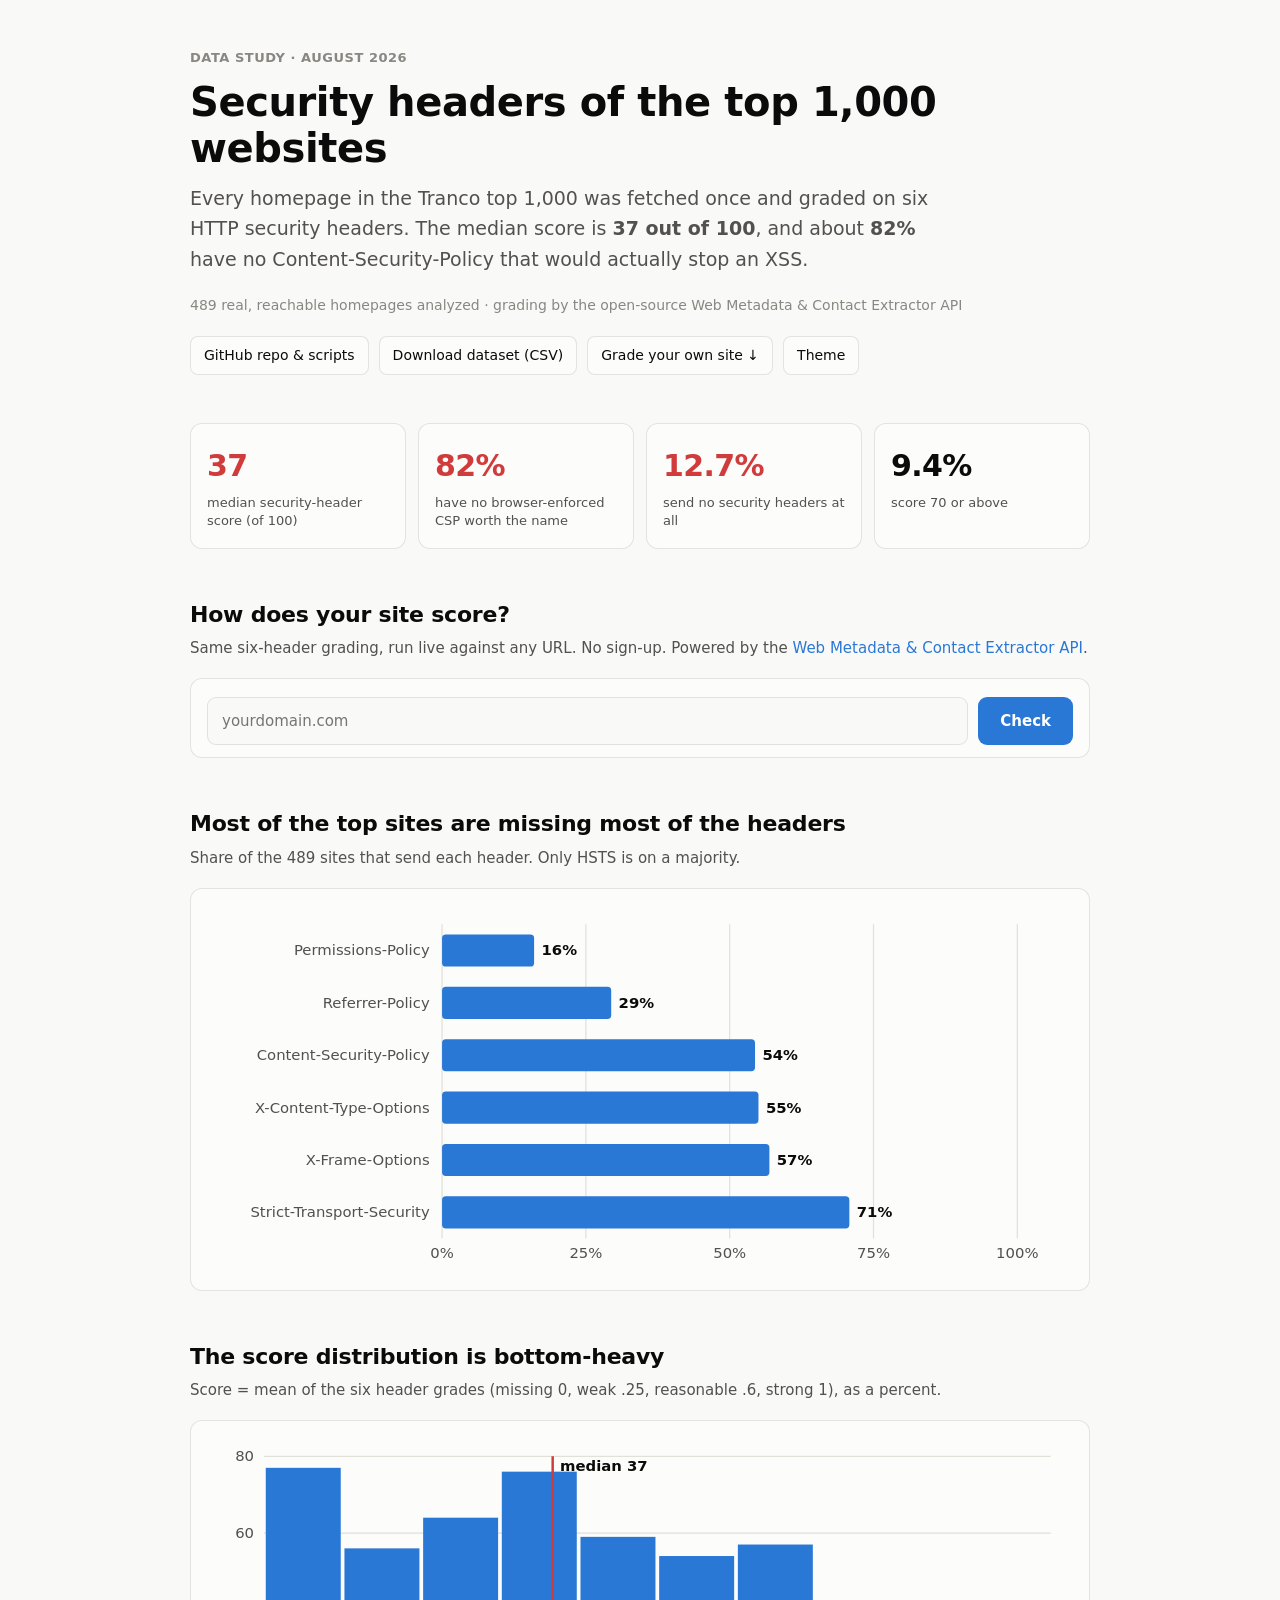
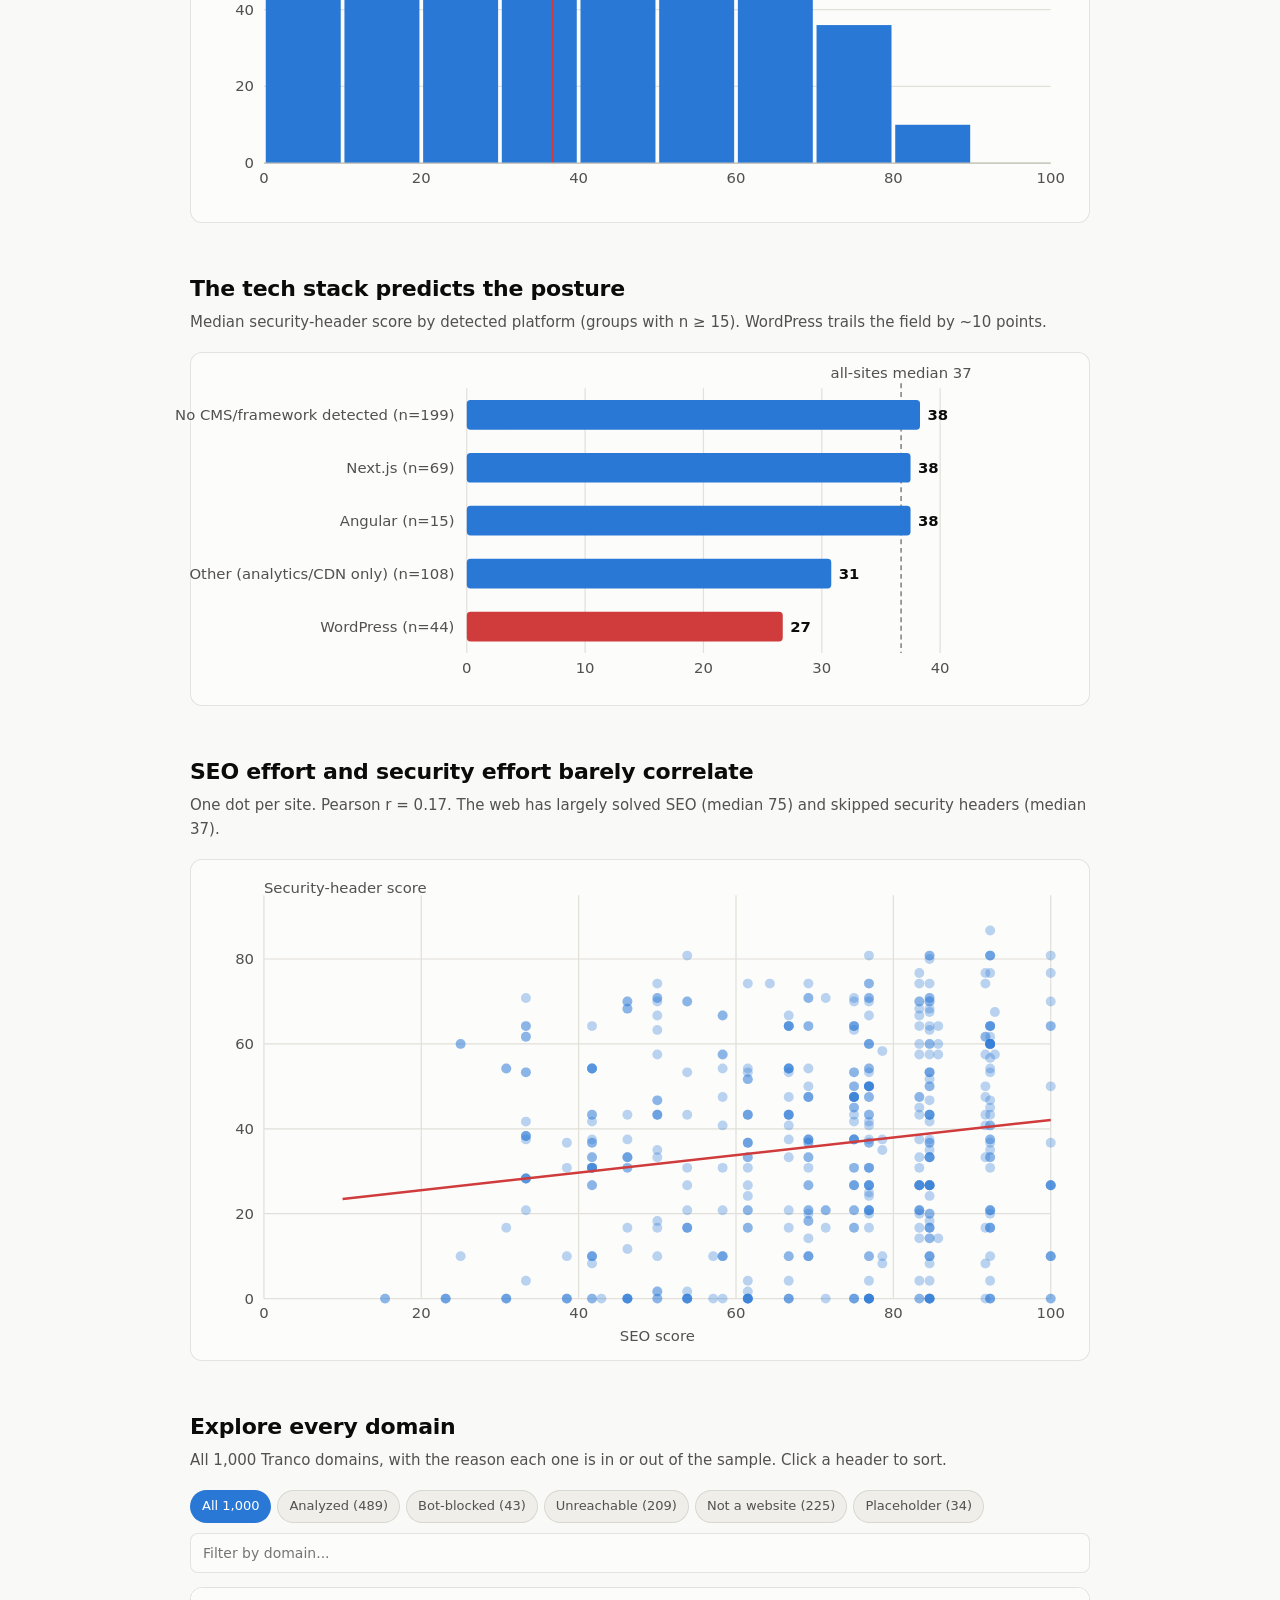
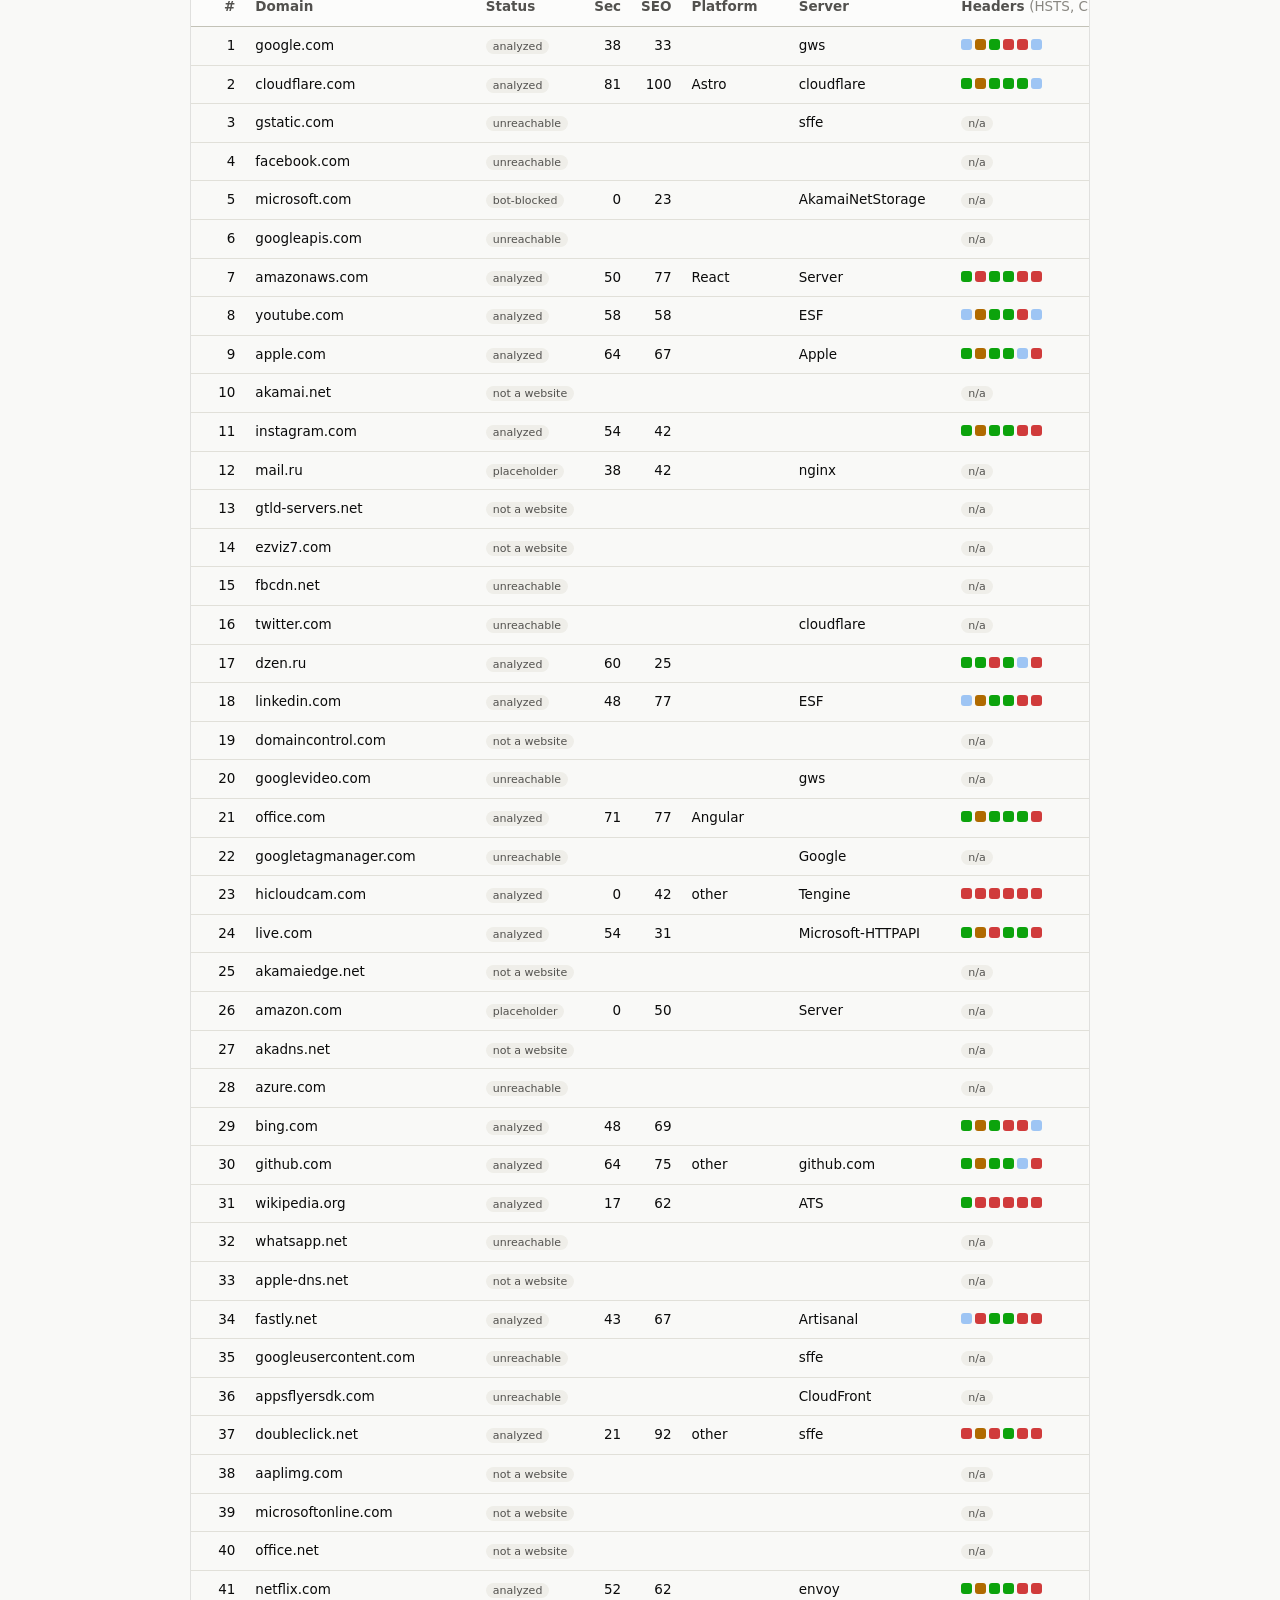
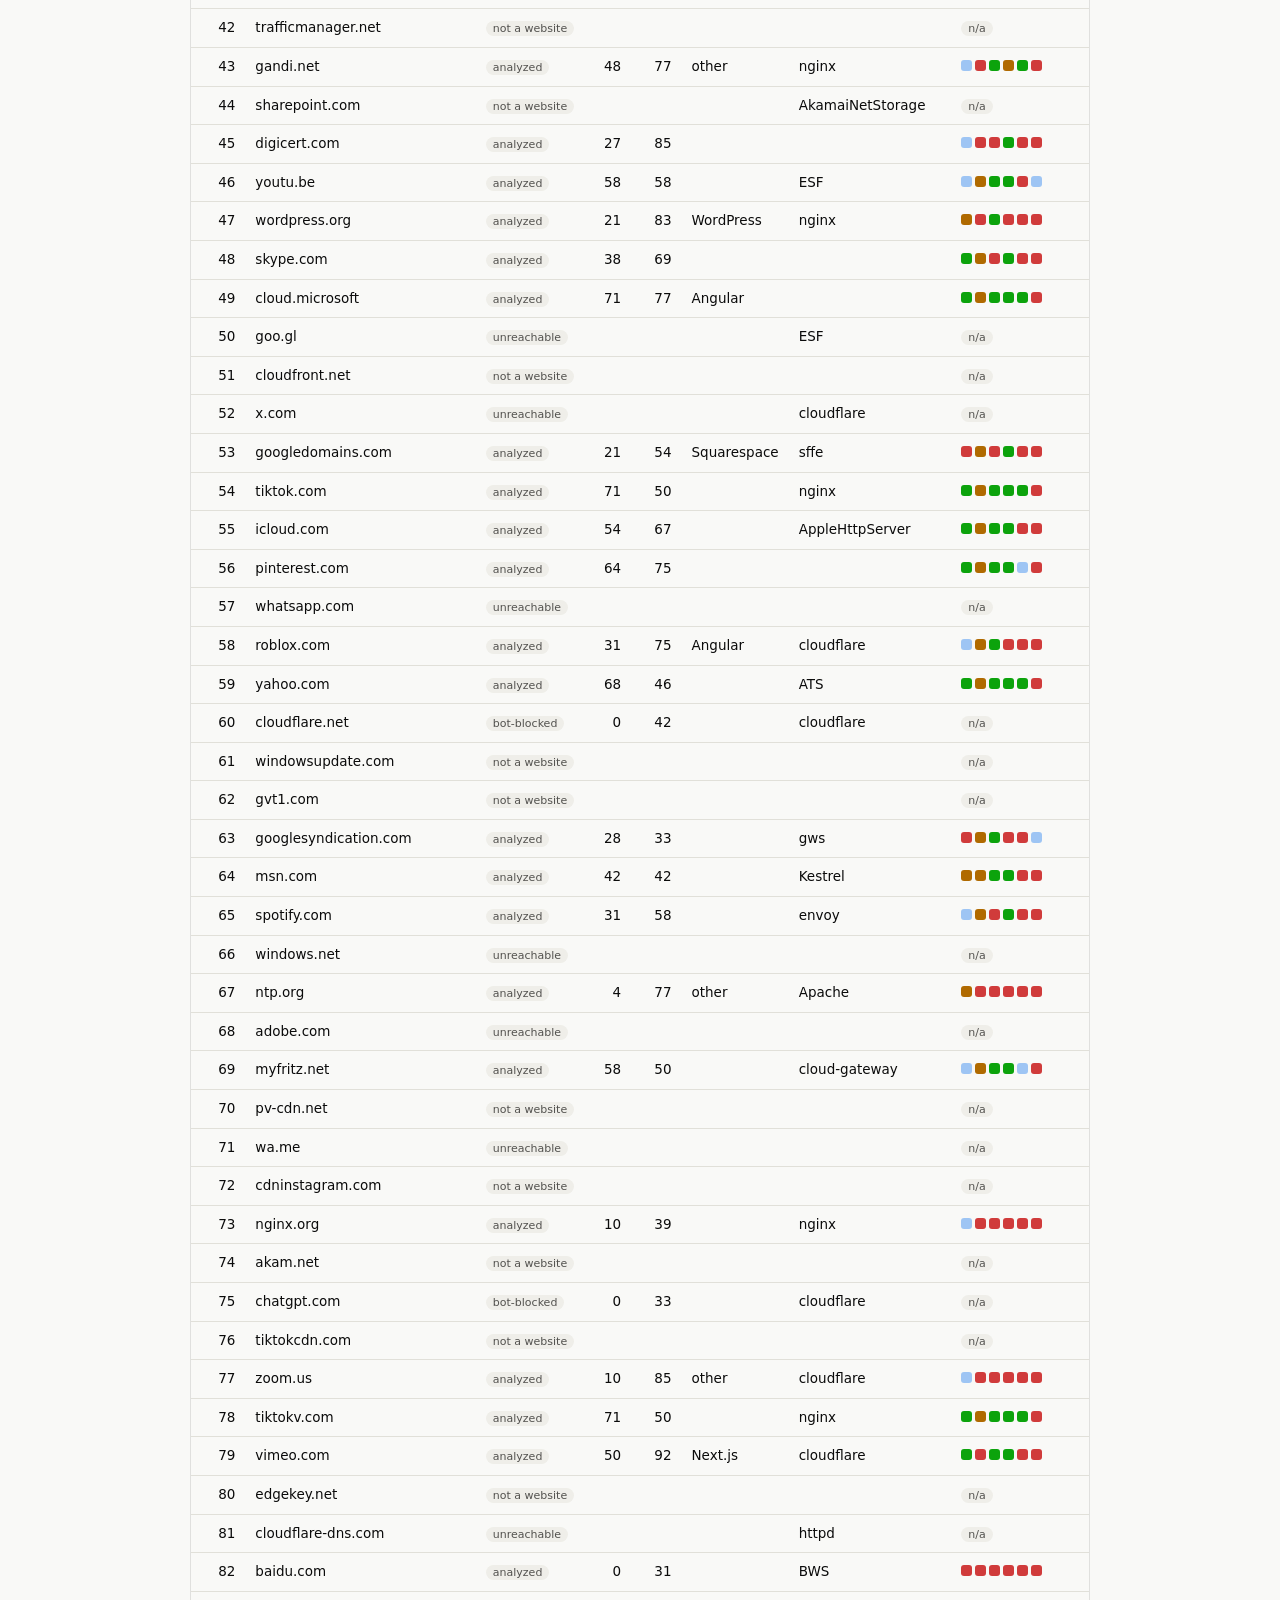
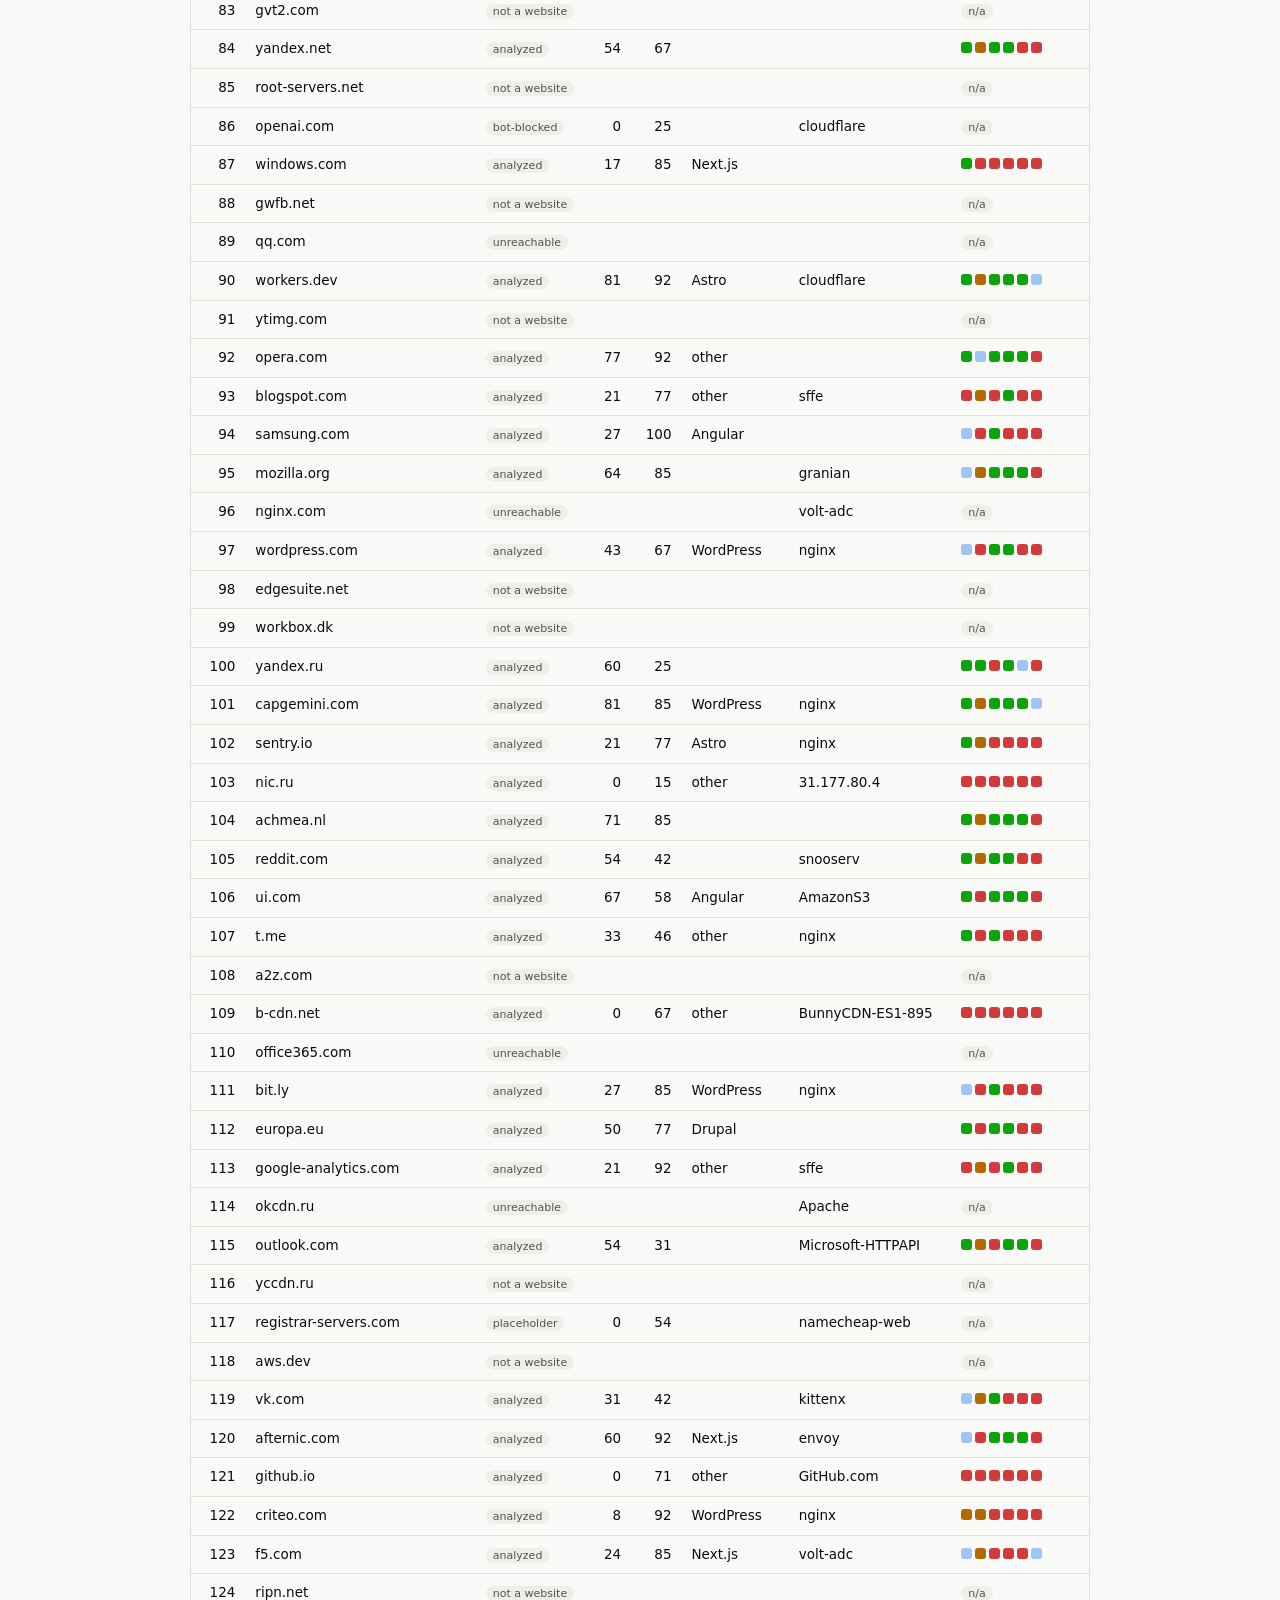
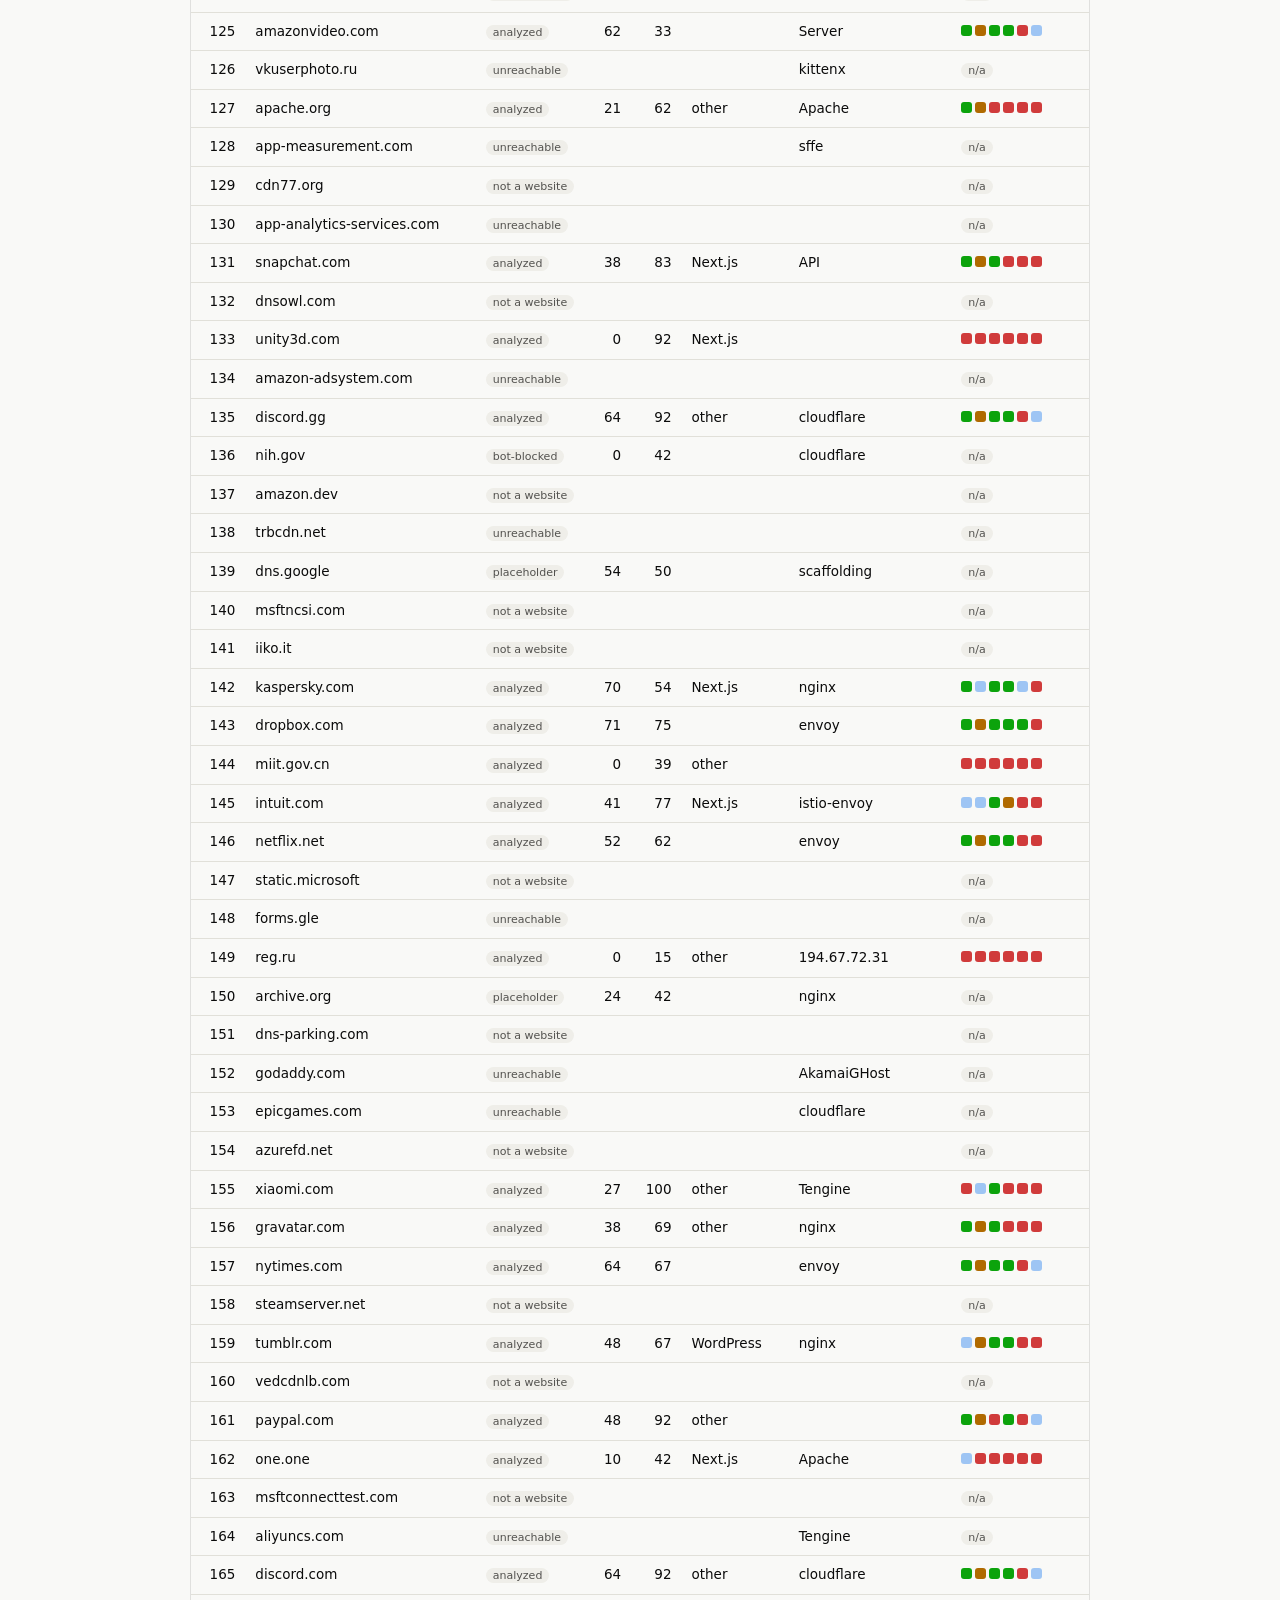
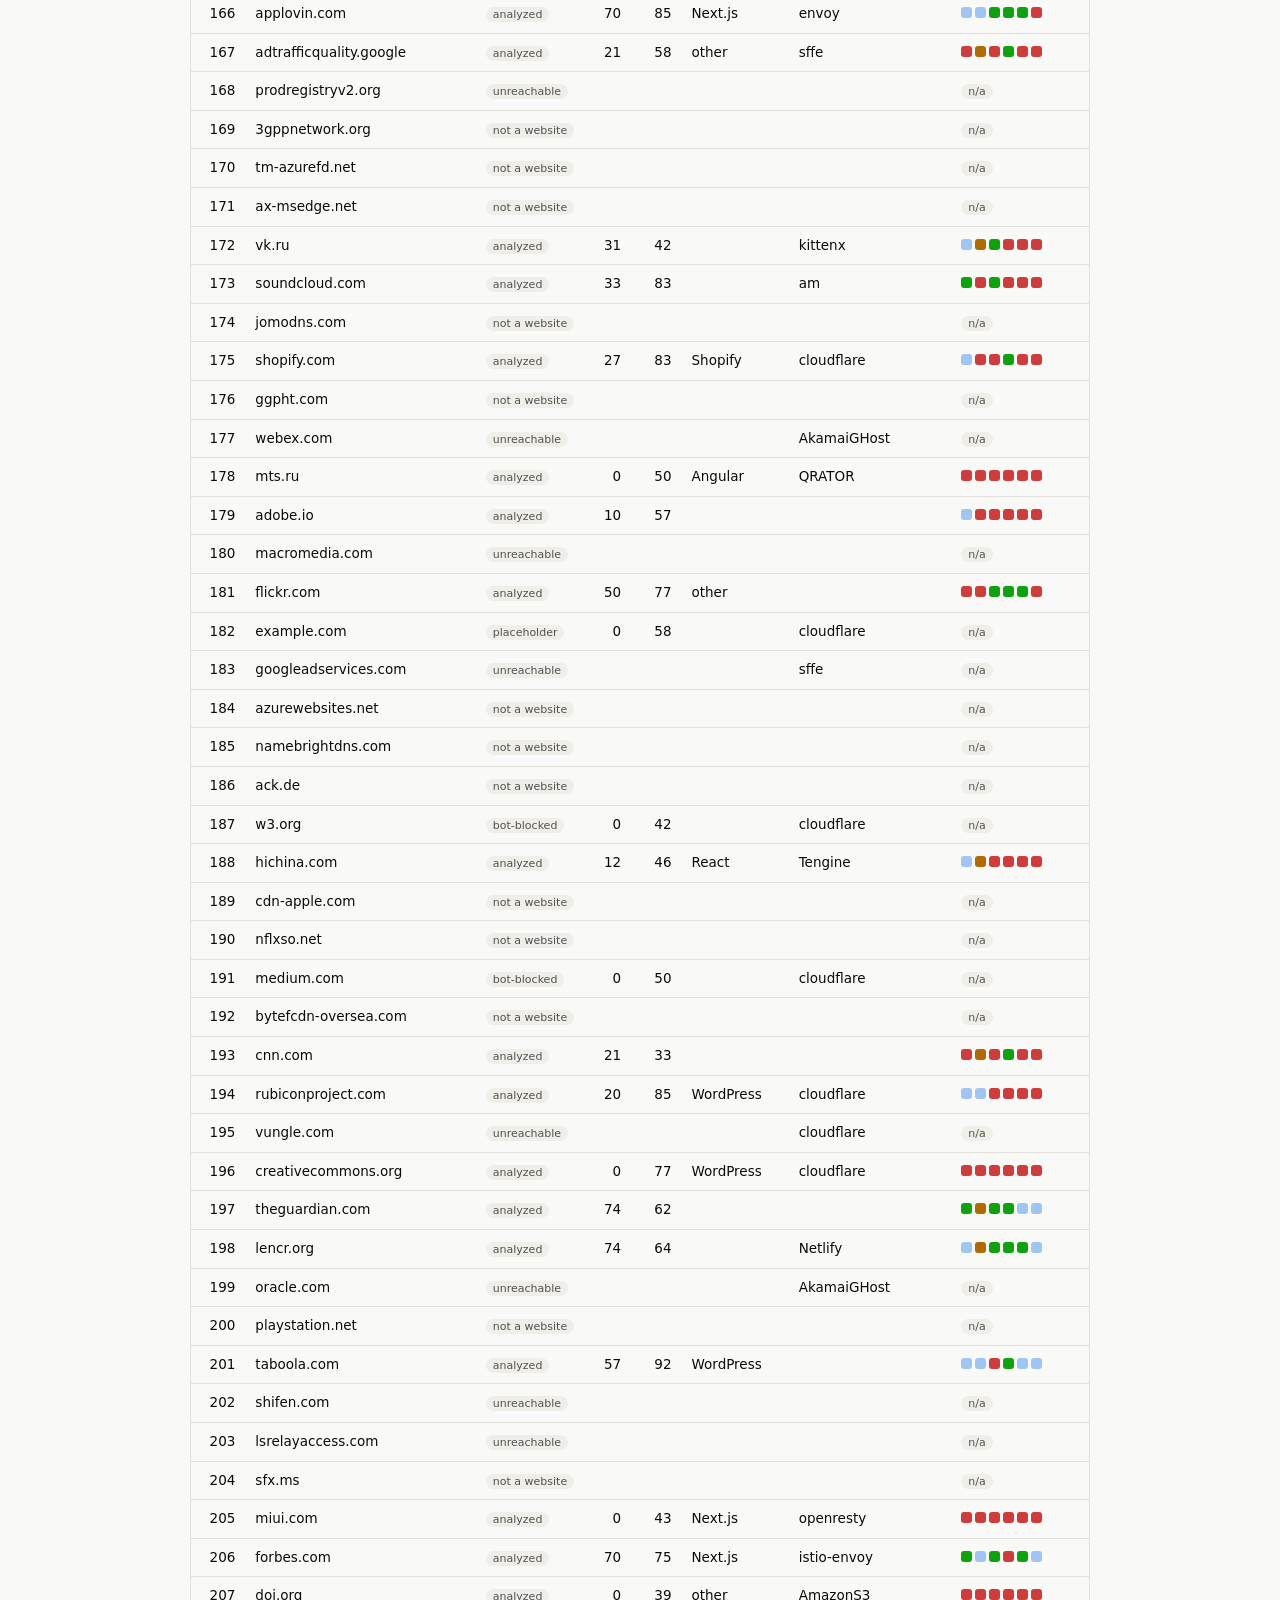
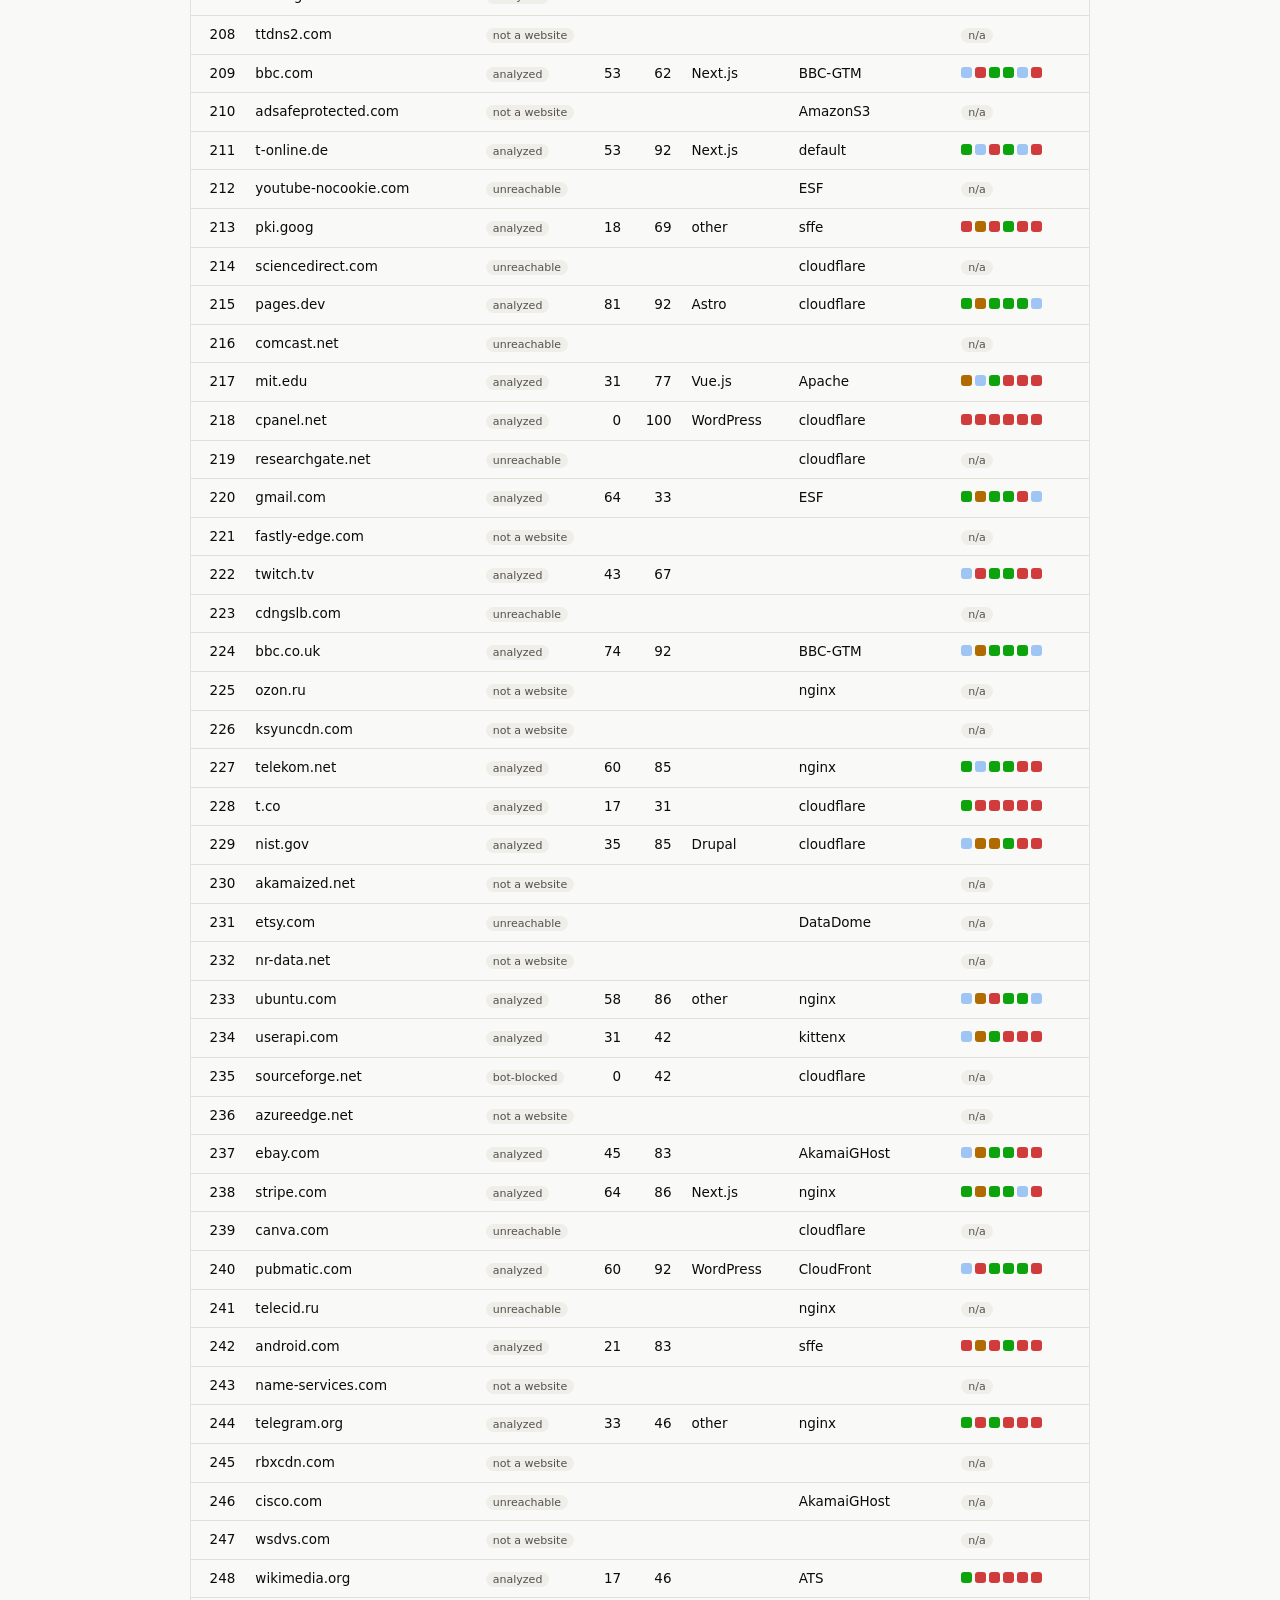
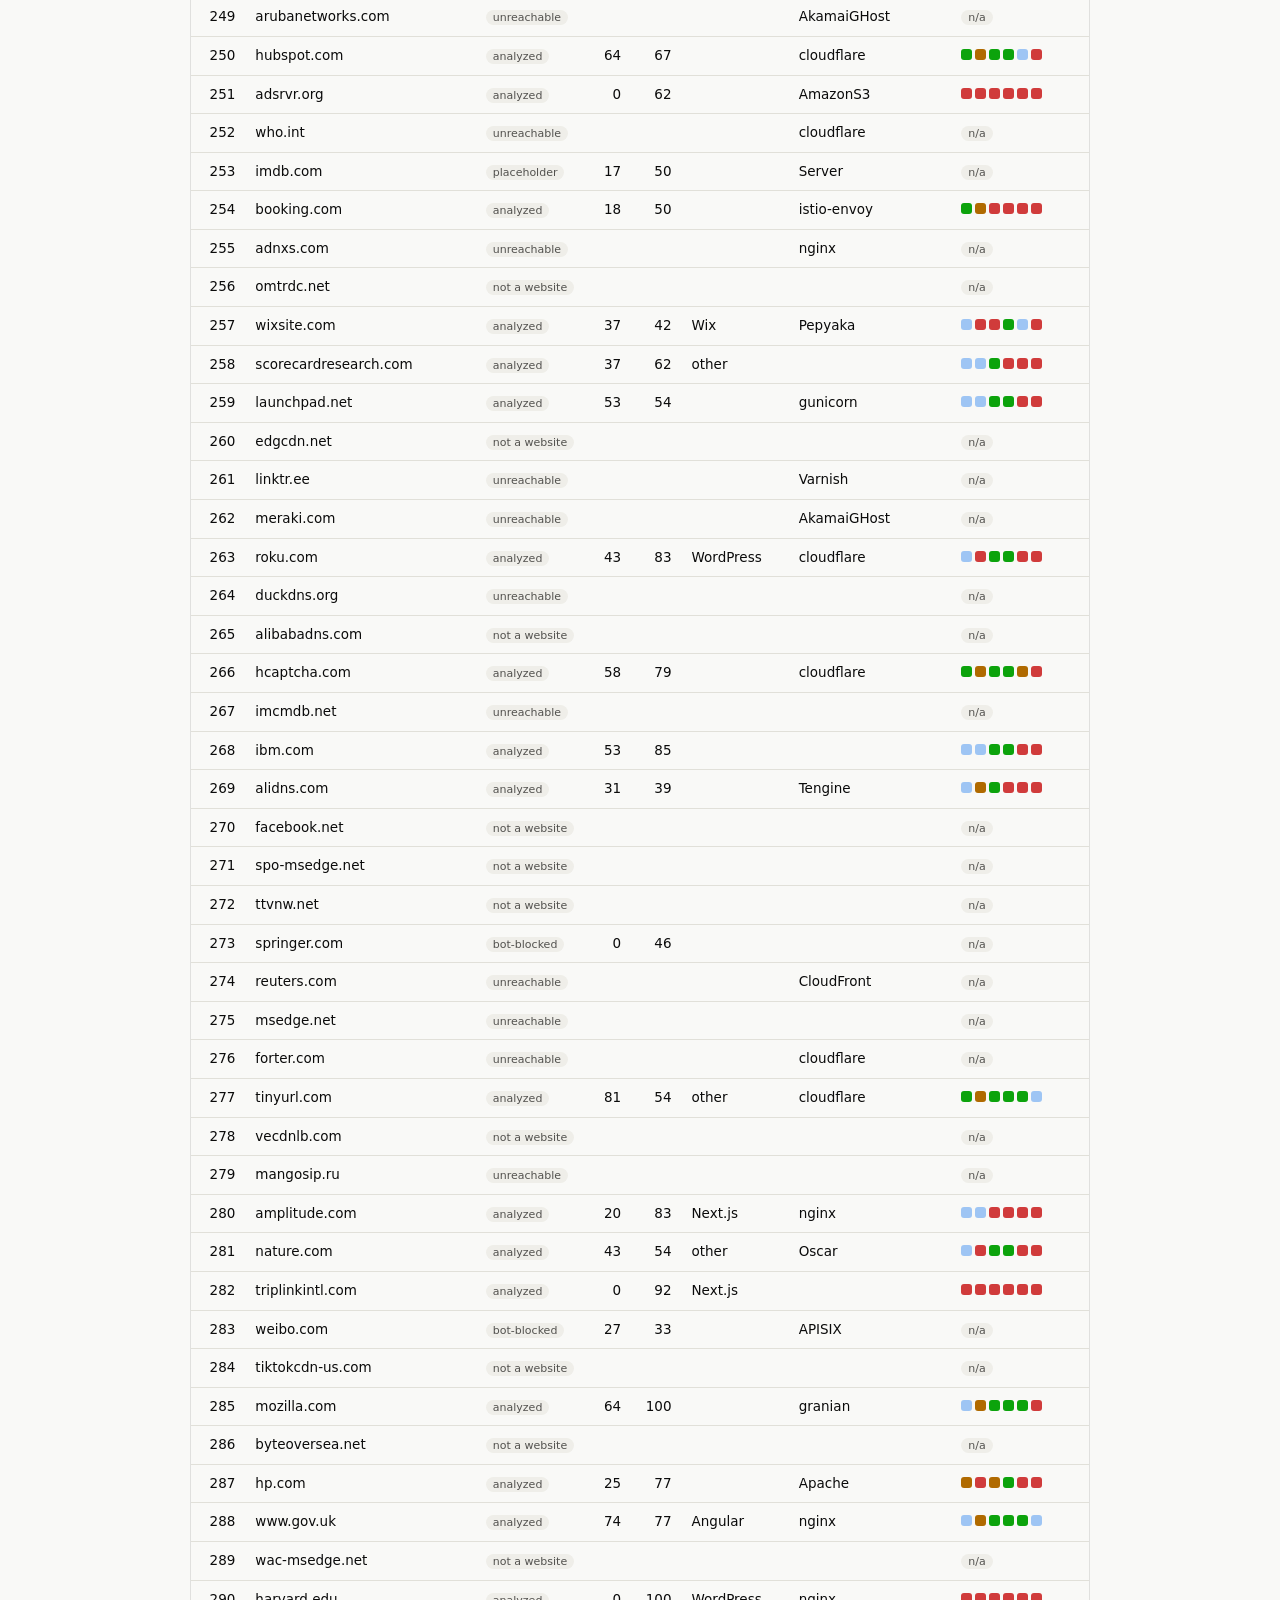
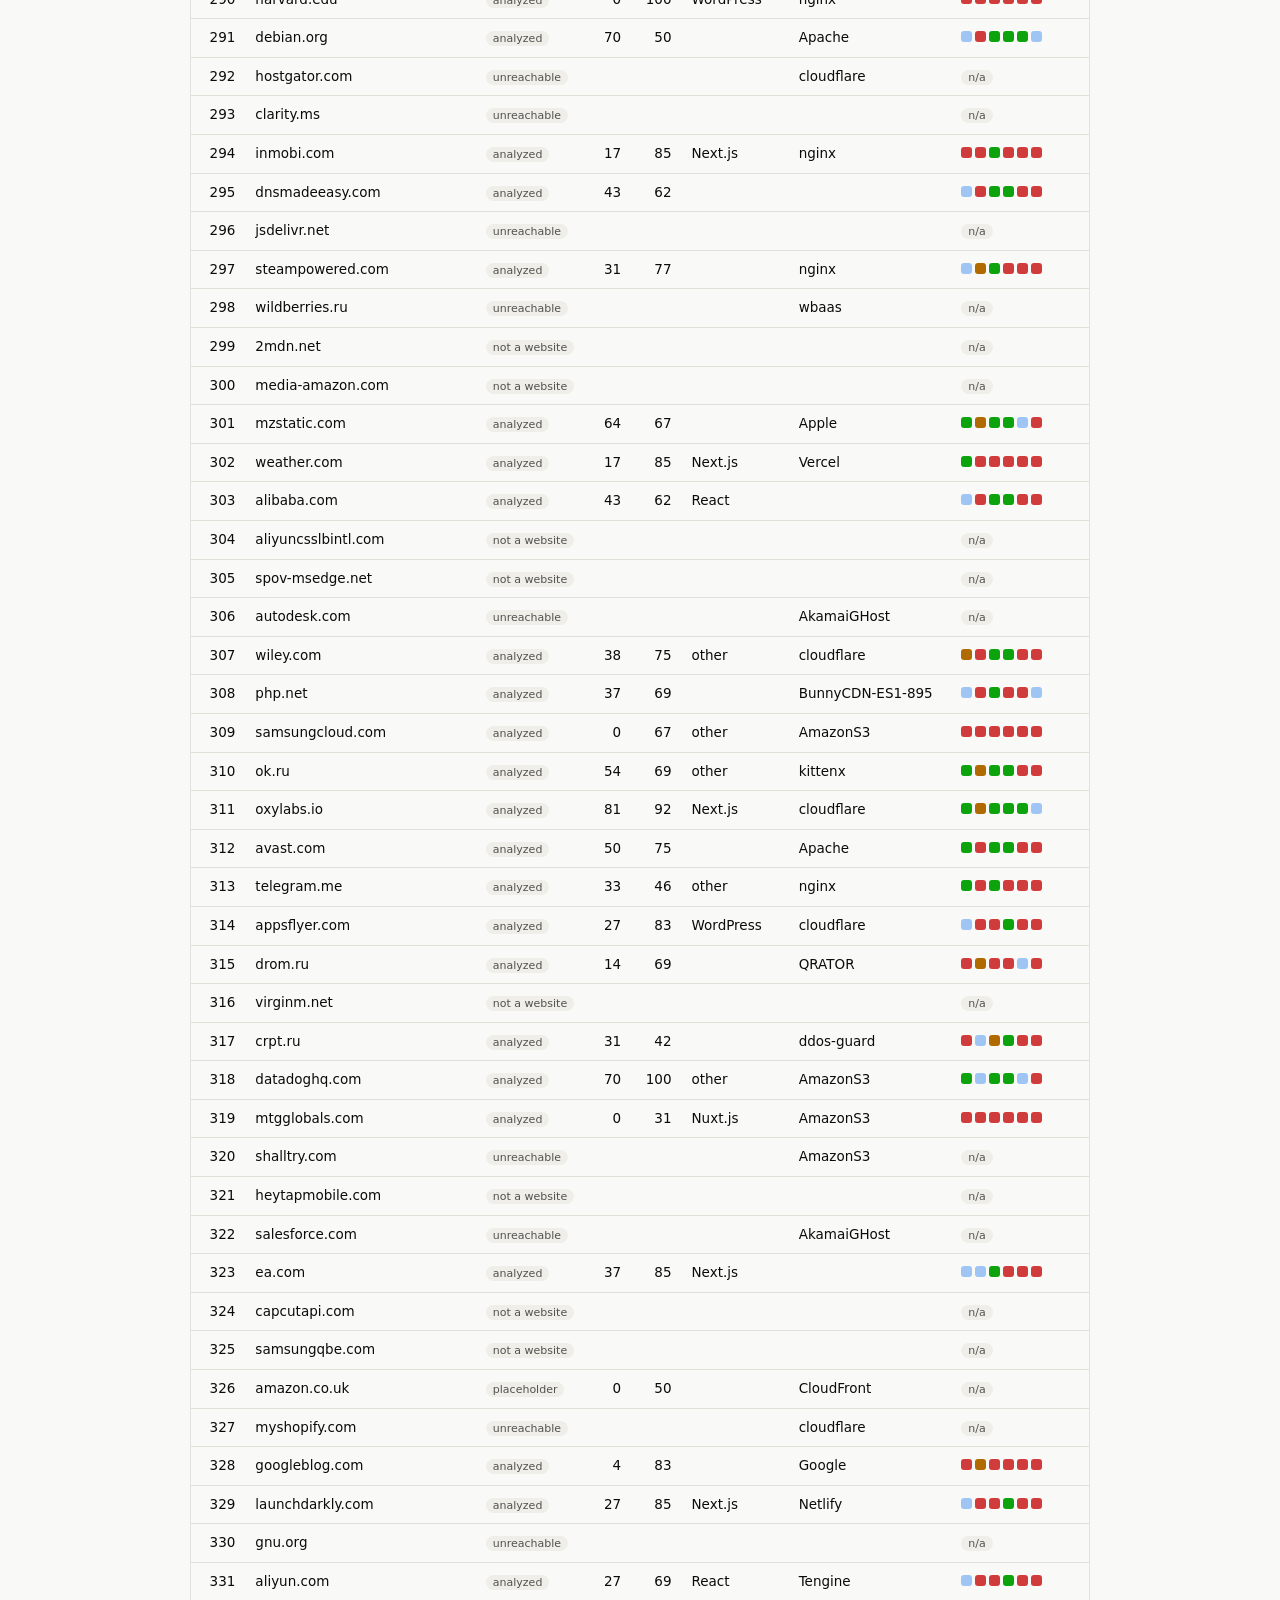
<file: docs/index.html>
<!doctype html>
<html lang="en">
<head>
<meta charset="utf-8">
<meta name="viewport" content="width=device-width, initial-scale=1">
<title>Security headers of the top 1,000 websites</title>
<meta name="description" content="A snapshot of how the Tranco top 1,000 websites configure their HTTP security headers. Median score 37/100; 82% have no working Content-Security-Policy.">
<link rel="icon" href="data:image/svg+xml,%3Csvg xmlns='http://www.w3.org/2000/svg' viewBox='0 0 100 100'%3E%3Ctext y='.9em' font-size='90'%3E%F0%9F%9B%A1%EF%B8%8F%3C/text%3E%3C/svg%3E">
<meta property="og:type" content="article">
<meta property="og:title" content="Security headers of the top 1,000 websites">
<meta property="og:description" content="Median security-header score 37/100. ~82% have no Content-Security-Policy that would stop an XSS. Open dataset + methodology.">
<meta property="og:image" content="https://josejux.github.io/top-1000-security-headers/social-card.png">
<meta property="og:url" content="https://josejux.github.io/top-1000-security-headers/">
<meta name="twitter:card" content="summary_large_image">
<meta name="twitter:title" content="Security headers of the top 1,000 websites">
<meta name="twitter:description" content="Median 37/100. ~82% have no working CSP. Open dataset + methodology.">
<meta name="twitter:image" content="https://josejux.github.io/top-1000-security-headers/social-card.png">
<link rel="stylesheet" href="style.css?v=2">
</head>
<body>
<div class="wrap">

<header class="top">
  <div class="eyebrow">Data study &middot; August 2026</div>
  <h1>Security headers of the top 1,000 websites</h1>
  <p class="lede">Every homepage in the Tranco top&nbsp;1,000 was fetched once and graded on six
  HTTP security headers. The median score is <strong>37 out of 100</strong>, and about
  <strong>82%</strong> have no Content-Security-Policy that would actually stop an XSS.</p>
  <div class="meta">489 real, reachable homepages analyzed &middot; grading by the open-source Web Metadata &amp; Contact Extractor API</div>
  <div class="links">
    <a id="repo" href="#">GitHub repo &amp; scripts</a>
    <a id="csv" href="#">Download dataset (CSV)</a>
    <a href="#checker">Grade your own site &darr;</a>
    <button class="theme-btn" id="theme">Theme</button>
  </div>
</header>

<section class="tiles" id="tiles"></section>

<section class="block checker" id="checker">
  <h2>How does your site score?</h2>
  <p class="sub">Same six-header grading, run live against any URL. No sign-up. Powered by the
  <a id="api" href="#">Web Metadata &amp; Contact Extractor API</a>.</p>
  <div class="chart-card">
    <form id="check-form" class="check-form">
      <input id="check-url" type="text" inputmode="url" autocomplete="off"
             placeholder="yourdomain.com" aria-label="URL to check">
      <button type="submit" id="check-btn">Check</button>
    </form>
    <div id="check-out" class="check-out" hidden></div>
  </div>
</section>

<section class="block">
  <h2>Most of the top sites are missing most of the headers</h2>
  <p class="sub">Share of the 489 sites that send each header. Only HSTS is on a majority.</p>
  <div class="chart-card"><svg class="chart" id="c-adoption" viewBox="0 0 700 300"></svg></div>
</section>

<section class="block">
  <h2>The score distribution is bottom-heavy</h2>
  <p class="sub">Score = mean of the six header grades (missing 0, weak .25, reasonable .6, strong 1), as a percent.</p>
  <div class="chart-card"><svg class="chart" id="c-dist" viewBox="0 0 700 300"></svg></div>
</section>

<section class="block">
  <h2>The tech stack predicts the posture</h2>
  <p class="sub">Median security-header score by detected platform (groups with n&nbsp;&ge;&nbsp;15). WordPress trails the field by ~10 points.</p>
  <div class="chart-card"><svg class="chart" id="c-plat" viewBox="0 0 700 260"></svg></div>
</section>

<section class="block">
  <h2>SEO effort and security effort barely correlate</h2>
  <p class="sub">One dot per site. Pearson r = 0.17. The web has largely solved SEO (median 75) and skipped security headers (median 37).</p>
  <div class="chart-card"><svg class="chart" id="c-scatter" viewBox="0 0 700 380"></svg></div>
</section>

<section class="block explorer">
  <h2>Explore every domain</h2>
  <p class="sub">All 1,000 Tranco domains, with the reason each one is in or out of the sample. Click a header to sort.</p>
  <div class="controls">
    <div class="chips" id="chips"></div>
    <input class="search" id="search" type="search" placeholder="Filter by domain...">
  </div>
  <div class="tbl-scroll">
    <table>
      <thead><tr>
        <th class="num" data-k="r">#</th>
        <th data-k="d">Domain</th>
        <th data-k="c">Status</th>
        <th class="num" data-k="sec">Sec</th>
        <th class="num" data-k="seo">SEO</th>
        <th data-k="p">Platform</th>
        <th data-k="srv">Server</th>
        <th>Headers <span style="font-weight:400;color:var(--muted)">(HSTS, CSP, frame, nosniff, referrer, permissions)</span></th>
      </tr></thead>
      <tbody id="tbody"></tbody>
    </table>
  </div>
  <div class="legend">
    <span><i class="d d3"></i> strong</span>
    <span><i class="d d2"></i> reasonable</span>
    <span><i class="d d1"></i> weak / report-only</span>
    <span><i class="d d0"></i> missing</span>
    <span class="count" id="count"></span>
  </div>
</section>

<section class="block method">
  <h2>Method &amp; limitations</h2>
  <p>One <code>GET https://&lt;domain&gt;</code> per site in August 2026, redirects followed, from a
  single European vantage point. Headers graded by the open-source Web Metadata &amp; Contact
  Extractor API: a CSP containing <code>unsafe-inline</code>, <code>unsafe-eval</code> or a
  wildcard source is graded <b>weak</b>, not strong.</p>
  <p>Of the 1,000 Tranco domains: 225 are infrastructure (DNS-only CDN / cloud endpoints that
  serve no site), 209 were unreachable (timeout, geo-block, paywall, apex quirk), 43 returned a
  bot-challenge or WAF page, and 34 served a placeholder. The 489 that remain are what every
  figure here is based on. The excluded sites lean toward the heavily bot-protected, so the real
  picture is if anything slightly worse than shown.</p>
  <p>Code, raw responses and this page are MIT-licensed in the repo. The domain list is from
  <a href="https://tranco-list.eu/">Tranco</a> and carries its own terms.</p>
</section>

<footer>
  Built with the <a id="api2" href="#">Web Metadata &amp; Contact Extractor API</a>.
  Reproduce it: <code>python scan.py 1000 &amp;&amp; python analyze.py &amp;&amp; python make_charts.py</code>.
</footer>

</div>
<div class="tip" id="tip"></div>
<script src="data.js"></script>
<script src="app.js?v=2"></script>
</body>
</html>
</file>
<file: docs/style.css>
:root {
  color-scheme: light;
  --plane:        #f9f9f7;
  --surface:      #fcfcfb;
  --ink:          #0b0b0b;
  --ink-2:        #52514e;
  --muted:        #898781;
  --grid:         #e1e0d9;
  --base:         #c3c2b7;
  --border:       rgba(11,11,11,0.10);
  --blue:         #2a78d6;
  --blue-soft:    #9ec5f4;
  --red:          #d03b3b;
  --good:         #0ca30c;
  --warn:         #b06a00;
  --chip:         #efeee9;
}
@media (prefers-color-scheme: dark) {
  :root:not([data-theme="light"]) {
    color-scheme: dark;
    --plane:      #0d0d0d;
    --surface:    #1a1a19;
    --ink:        #ffffff;
    --ink-2:      #c3c2b7;
    --muted:      #8f8d86;
    --grid:       #2c2c2a;
    --base:       #383835;
    --border:     rgba(255,255,255,0.10);
    --blue:       #3987e5;
    --blue-soft:  #29466b;
    --red:        #e66767;
    --good:       #1fb01f;
    --warn:       #d69a3a;
    --chip:       #26261f;
  }
}
:root[data-theme="dark"] {
  color-scheme: dark;
  --plane:      #0d0d0d;
  --surface:    #1a1a19;
  --ink:        #ffffff;
  --ink-2:      #c3c2b7;
  --muted:      #8f8d86;
  --grid:       #2c2c2a;
  --base:       #383835;
  --border:     rgba(255,255,255,0.10);
  --blue:       #3987e5;
  --blue-soft:  #29466b;
  --red:        #e66767;
  --good:       #1fb01f;
  --warn:       #d69a3a;
  --chip:       #26261f;
}

* { box-sizing: border-box; }
body {
  margin: 0;
  background: var(--plane);
  color: var(--ink);
  font: 16px/1.6 system-ui, -apple-system, "Segoe UI", Roboto, sans-serif;
  -webkit-font-smoothing: antialiased;
}
.wrap { max-width: 940px; margin: 0 auto; padding: 0 20px; }
a { color: var(--blue); text-decoration: none; }
a:hover { text-decoration: underline; }

header.top { padding: 48px 0 8px; }
.eyebrow { font-size: 13px; letter-spacing: .04em; text-transform: uppercase; color: var(--muted); font-weight: 600; }
h1 { font-size: clamp(28px, 5vw, 40px); line-height: 1.15; margin: 10px 0 12px; letter-spacing: -0.01em; }
.lede { font-size: 19px; color: var(--ink-2); margin: 0 0 20px; max-width: 62ch; }
.meta { font-size: 14px; color: var(--muted); }
.links { display: flex; flex-wrap: wrap; gap: 10px; margin: 20px 0 0; }
.links a, .theme-btn {
  border: 1px solid var(--border); background: var(--surface); color: var(--ink);
  padding: 7px 13px; border-radius: 8px; font-size: 14px; font-weight: 500; cursor: pointer;
}
.links a:hover { text-decoration: none; border-color: var(--base); }
.theme-btn { font: inherit; font-size: 14px; }

.tiles { display: grid; grid-template-columns: repeat(4, 1fr); gap: 12px; margin: 40px 0 8px; }
.tile { background: var(--surface); border: 1px solid var(--border); border-radius: 12px; padding: 18px 16px; }
.tile .n { font-size: 30px; font-weight: 700; letter-spacing: -0.02em; }
.tile .n.bad { color: var(--red); }
.tile .k { font-size: 13px; color: var(--ink-2); margin-top: 4px; line-height: 1.4; }
@media (max-width: 720px) { .tiles { grid-template-columns: repeat(2, 1fr); } }

section.block { margin: 48px 0; }
section.block > h2 { font-size: 22px; margin: 0 0 4px; letter-spacing: -0.01em; }
section.block > p.sub { color: var(--ink-2); margin: 0 0 18px; font-size: 15px; }

.chart-card { background: var(--surface); border: 1px solid var(--border); border-radius: 12px; padding: 18px 16px 12px; }
svg.chart { display: block; width: 100%; height: auto; overflow: visible; }
svg.chart text { fill: var(--ink-2); font: 12px system-ui, sans-serif; }
svg.chart .val { fill: var(--ink); font-weight: 600; }
svg.chart .grid { stroke: var(--grid); stroke-width: 1; }
svg.chart .axis { stroke: var(--base); stroke-width: 1; }
svg.chart .bar { fill: var(--blue); }
svg.chart .bar.hl { fill: var(--red); }
svg.chart .dot { fill: var(--blue); fill-opacity: .32; }
svg.chart .trend { stroke: var(--red); stroke-width: 2; fill: none; }
svg.chart .med { stroke: var(--red); stroke-width: 2; stroke-dasharray: 0; }
svg.chart .refline { stroke: var(--muted); stroke-width: 1.3; stroke-dasharray: 4 3; }
svg.chart .hit { fill: transparent; cursor: crosshair; }
svg.chart .hit:hover + .bar, svg.chart .bar.on { fill-opacity: .82; }

.tip {
  position: fixed; z-index: 50; pointer-events: none; opacity: 0; transition: opacity .1s;
  background: var(--ink); color: var(--plane); font-size: 12.5px; line-height: 1.45;
  padding: 7px 10px; border-radius: 7px; max-width: 260px;
}
.tip.show { opacity: 1; }
.tip b { color: var(--surface); }

.explorer .controls { display: flex; flex-wrap: wrap; gap: 10px; align-items: center; margin-bottom: 14px; }
.chips { display: flex; flex-wrap: wrap; gap: 6px; }
.chip {
  border: 1px solid var(--border); background: var(--chip); color: var(--ink-2);
  padding: 5px 11px; border-radius: 999px; font-size: 13px; cursor: pointer; font: inherit; font-size: 13px;
}
.chip.on { background: var(--blue); color: #fff; border-color: transparent; }
input.search {
  flex: 1; min-width: 180px; padding: 8px 12px; border-radius: 8px;
  border: 1px solid var(--border); background: var(--surface); color: var(--ink); font: inherit; font-size: 14px;
}
.tbl-scroll { overflow-x: auto; border: 1px solid var(--border); border-radius: 12px; }
table { border-collapse: collapse; width: 100%; font-size: 13.5px; }
th, td { text-align: left; padding: 8px 10px; white-space: nowrap; }
thead th {
  position: sticky; top: 0; background: var(--surface); color: var(--ink-2);
  font-weight: 600; cursor: pointer; border-bottom: 1px solid var(--base); user-select: none;
}
thead th.num, td.num { text-align: right; font-variant-numeric: tabular-nums; }
tbody tr { border-bottom: 1px solid var(--grid); }
tbody tr:last-child { border-bottom: 0; }
tbody tr:hover { background: var(--chip); }
.dots { display: inline-flex; gap: 3px; }
.d { width: 11px; height: 11px; border-radius: 3px; display: inline-block; }
.d0 { background: var(--red); }
.d1 { background: var(--warn); }
.d2 { background: var(--blue-soft); }
.d3 { background: var(--good); }
.d.na { background: var(--grid); }
.pill { font-size: 11px; padding: 1px 7px; border-radius: 999px; background: var(--chip); color: var(--ink-2); }
.count { font-size: 13px; color: var(--muted); margin-left: auto; }

.legend { display: flex; flex-wrap: wrap; gap: 14px; font-size: 12.5px; color: var(--ink-2); margin-top: 10px; }
.legend span { display: inline-flex; align-items: center; gap: 5px; }

.check-form { display: flex; gap: 10px; flex-wrap: wrap; }
.check-form input {
  flex: 1; min-width: 220px; padding: 11px 14px; border-radius: 9px; font: inherit; font-size: 15px;
  border: 1px solid var(--border); background: var(--plane); color: var(--ink);
}
.check-form input:focus { outline: 2px solid var(--blue); outline-offset: 1px; }
.check-form button {
  padding: 11px 22px; border-radius: 9px; border: 0; background: var(--blue); color: #fff;
  font: inherit; font-size: 15px; font-weight: 600; cursor: pointer;
}
.check-form button:disabled { opacity: .55; cursor: default; }
.check-out { margin-top: 18px; font-size: 14.5px; }
.check-out .co-head { display: flex; align-items: baseline; gap: 12px; flex-wrap: wrap; margin-bottom: 14px; }
.check-out .co-score { font-size: 34px; font-weight: 700; letter-spacing: -0.02em; }
.check-out .co-score.lo { color: var(--red); }
.check-out .co-score.mid { color: var(--warn); }
.check-out .co-score.hi { color: var(--good); }
.check-out .co-url { color: var(--ink-2); word-break: break-all; }
.check-out .co-row {
  display: grid; grid-template-columns: 20px 1fr auto; gap: 10px; align-items: start;
  padding: 9px 0; border-top: 1px solid var(--grid);
}
.check-out .co-row .d { margin-top: 2px; }
.check-out .co-name { font-weight: 600; }
.check-out .co-why { color: var(--ink-2); font-size: 13px; margin-top: 2px; }
.check-out .co-why code { word-break: break-all; font-size: 12px; }
.check-out .co-grade { font-size: 12px; padding: 2px 9px; border-radius: 999px; background: var(--chip); color: var(--ink-2); white-space: nowrap; }
.check-out .co-err { color: var(--red); }
.check-out .co-cta { margin-top: 16px; font-size: 13.5px; color: var(--ink-2); }

.method { font-size: 14.5px; color: var(--ink-2); }
.method h2 { color: var(--ink); }
.method code { background: var(--chip); padding: 1px 5px; border-radius: 4px; font-size: 13px; }

footer { margin: 56px 0 40px; padding-top: 20px; border-top: 1px solid var(--border); font-size: 13.5px; color: var(--muted); }
</file>
